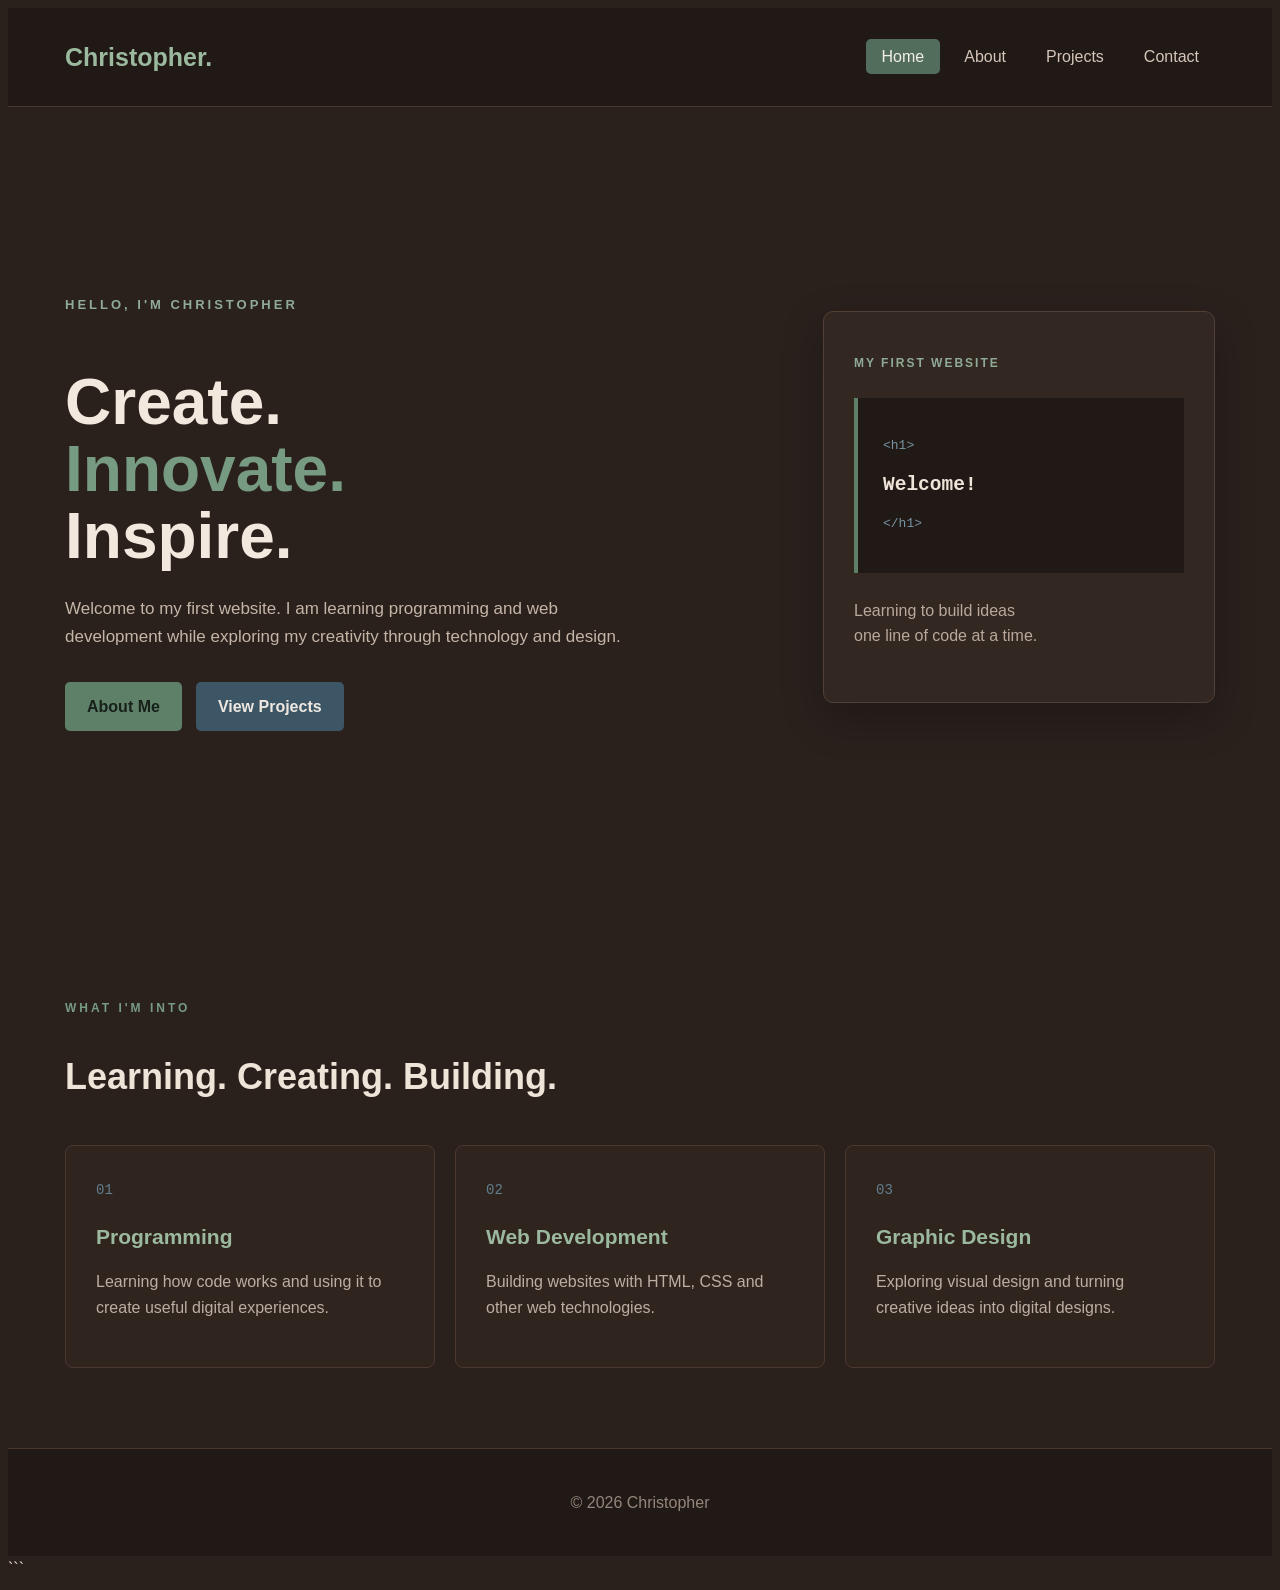
<file: index.html>
<!DOCTYPE html>
<html lang="en">
<head>
    <meta charset="UTF-8">
    <meta name="viewport" content="width=device-width, initial-scale=1.0">
    <title>Christopher | My First Website</title>
    <link rel="stylesheet" href="style.css">
</head>

<body>

    <header>
        <nav>
            <a href="index.html" class="logo">Christopher.</a>

            <ul>
                <li><a href="index.html" class="active">Home</a></li>
                <li><a href="about.html">About</a></li>
                <li><a href="projects.html">Projects</a></li>
                <li><a href="contact.html">Contact</a></li>
            </ul>
        </nav>
    </header>

    <main>

        <section class="hero">

            <div class="hero-text">
                <p class="small-title">HELLO, I'M CHRISTOPHER</p>

                <h1>
                    Create.<br>
                    <span>Innovate.</span><br>
                    Inspire.
                </h1>

                <p class="intro">
                    Welcome to my first website. I am learning
                    programming and web development while exploring
                    my creativity through technology and design.
                </p>

                <div class="buttons">
                    <a href="about.html" class="button primary">
                        About Me
                    </a>

                    <a href="projects.html" class="button secondary">
                        View Projects
                    </a>
                </div>
            </div>

            <div class="hero-card">
                <p class="card-top">MY FIRST WEBSITE</p>

                <div class="code-box">
                    <p><span>&lt;h1&gt;</span></p>
                    <h2>Welcome!</h2>
                    <p><span>&lt;/h1&gt;</span></p>
                </div>

                <p class="card-text">
                    Learning to build ideas<br>
                    one line of code at a time.
                </p>
            </div>

        </section>


        <section class="interests">

            <p class="section-label">WHAT I'M INTO</p>

            <h2>Learning. Creating. Building.</h2>

            <div class="interest-container">

                <article class="interest-card">
                    <span class="number">01</span>
                    <h3>Programming</h3>
                    <p>
                        Learning how code works and using it to
                        create useful digital experiences.
                    </p>
                </article>

                <article class="interest-card">
                    <span class="number">02</span>
                    <h3>Web Development</h3>
                    <p>
                        Building websites with HTML, CSS and
                        other web technologies.
                    </p>
                </article>

                <article class="interest-card">
                    <span class="number">03</span>
                    <h3>Graphic Design</h3>
                    <p>
                        Exploring visual design and turning
                        creative ideas into digital designs.
                    </p>
                </article>

            </div>

        </section>

    </main>


    <footer>
        <p>&copy; 2026 Christopher</p>
    </footer>

</body>
</html>
```
</file>
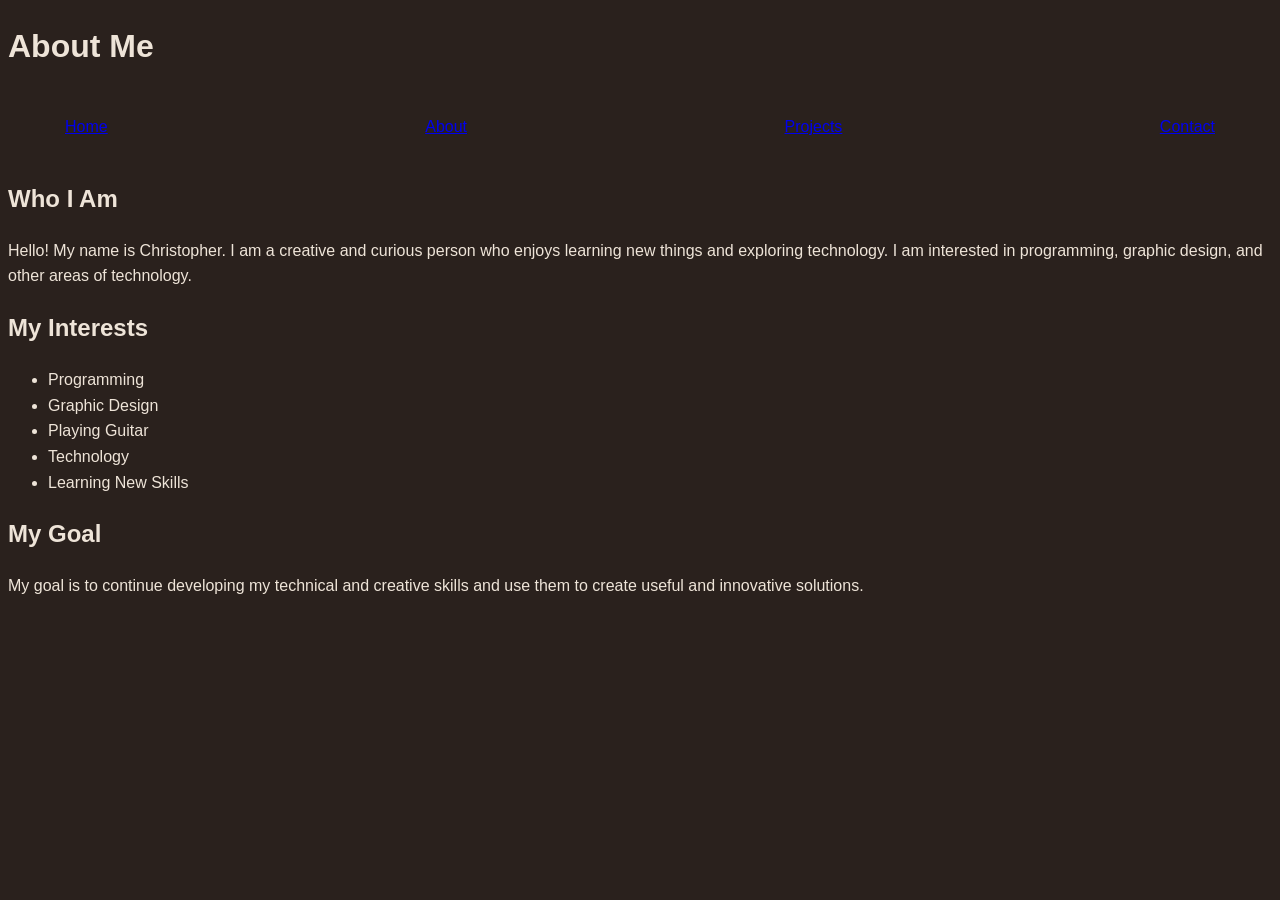
<file: about.html>
<!DOCTYPE html>
<html lang="en">

<head>
    <meta charset="UTF-8">
    <meta name="viewport" content="width=device-width, initial-scale=1.0">
    <title>About Me</title>

    <link rel="stylesheet" href="style.css">
</head>

<body>

    <h1>About Me</h1>

    <nav>
        <a href="index.html">Home</a>
        <a href="about.html">About</a>
        <a href="projects.html">Projects</a>
        <a href="contact.html">Contact</a>
    </nav>

    <h2>Who I Am</h2>

    <p>
        Hello! My name is Christopher. I am a creative and curious
        person who enjoys learning new things and exploring technology.
        I am interested in programming, graphic design, and other
        areas of technology.
    </p>

    <h2>My Interests</h2>

    <ul>
        <li>Programming</li>
        <li>Graphic Design</li>
        <li>Playing Guitar</li>
        <li>Technology</li>
        <li>Learning New Skills</li>
    </ul>

    <h2>My Goal</h2>

    <p>
        My goal is to continue developing my technical and creative
        skills and use them to create useful and innovative solutions.
    </p>

</body>

</html>
</file>
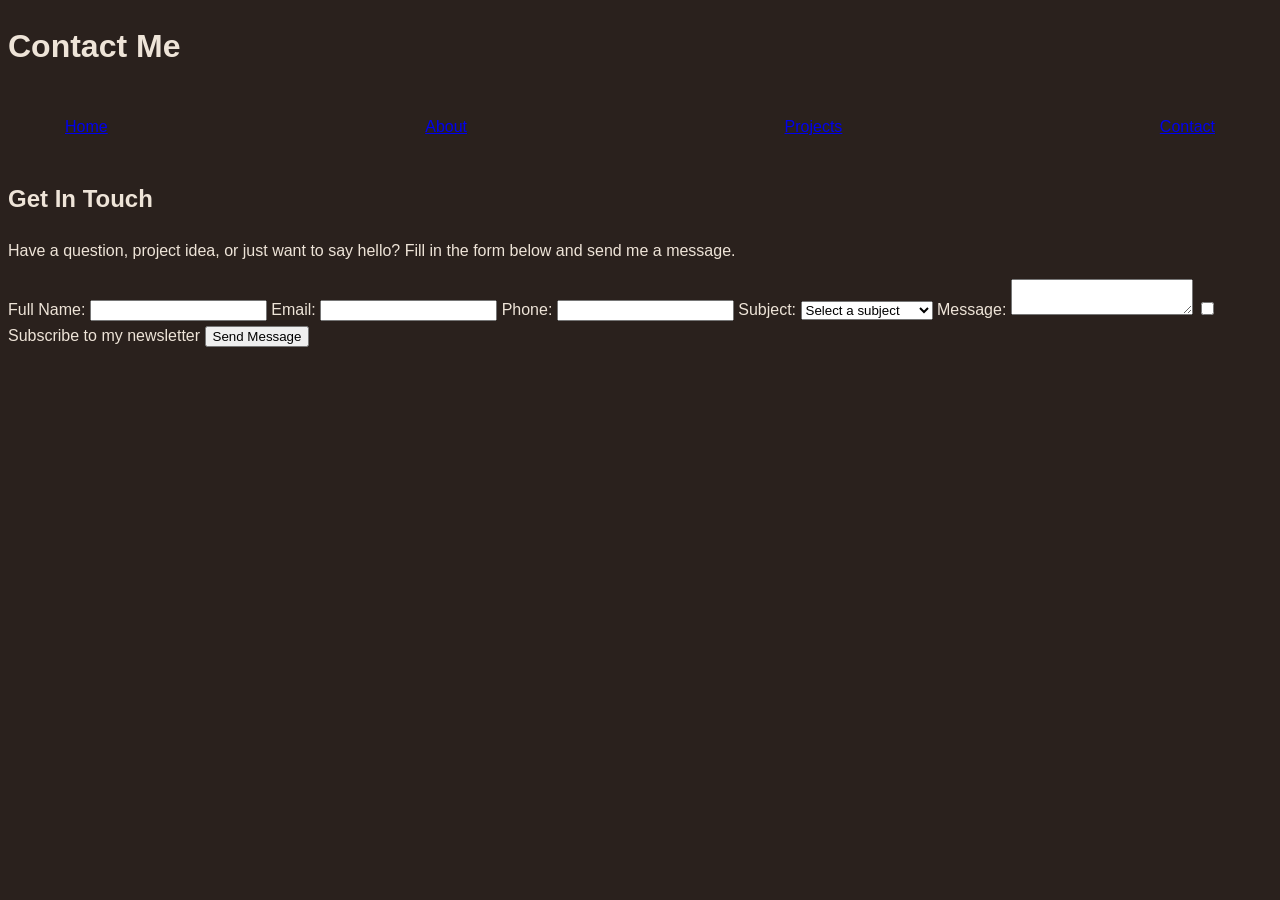
<file: contact.html>
<!DOCTYPE html>
<html lang="en">

<head>
    <meta charset="UTF-8">
    <meta name="viewport" content="width=device-width, initial-scale=1.0">
    <title>Contact Me</title>

    <link rel="stylesheet" href="style.css">
</head>

<body>

    <h1>Contact Me</h1>

    <nav>
        <a href="index.html">Home</a>
        <a href="about.html">About</a>
        <a href="projects.html">Projects</a>
        <a href="contact.html">Contact</a>
    </nav>

    <h2>Get In Touch</h2>

    <p>
        Have a question, project idea, or just want to say hello?
        Fill in the form below and send me a message.
    </p>

    <form action="#" method="post">

        <label for="name">Full Name:</label>
        <input
            type="text"
            id="name"
            name="name"
            required
        >

        <label for="email">Email:</label>
        <input
            type="email"
            id="email"
            name="email"
            required
        >

        <label for="phone">Phone:</label>
        <input
            type="tel"
            id="phone"
            name="phone"
        >

        <label for="subject">Subject:</label>
        <select id="subject" name="subject" required>
            <option value="">Select a subject</option>
            <option value="general">General Inquiry</option>
            <option value="project">Project Discussion</option>
            <option value="feedback">Feedback</option>
        </select>

        <label for="message">Message:</label>
        <textarea
            id="message"
            name="message"
            minlength="50"
            required
        ></textarea>

        <label>
            <input
                type="checkbox"
                name="newsletter"
            >
            Subscribe to my newsletter
        </label>

        <button type="submit">Send Message</button>

    </form>

</body>

</html>
</file>
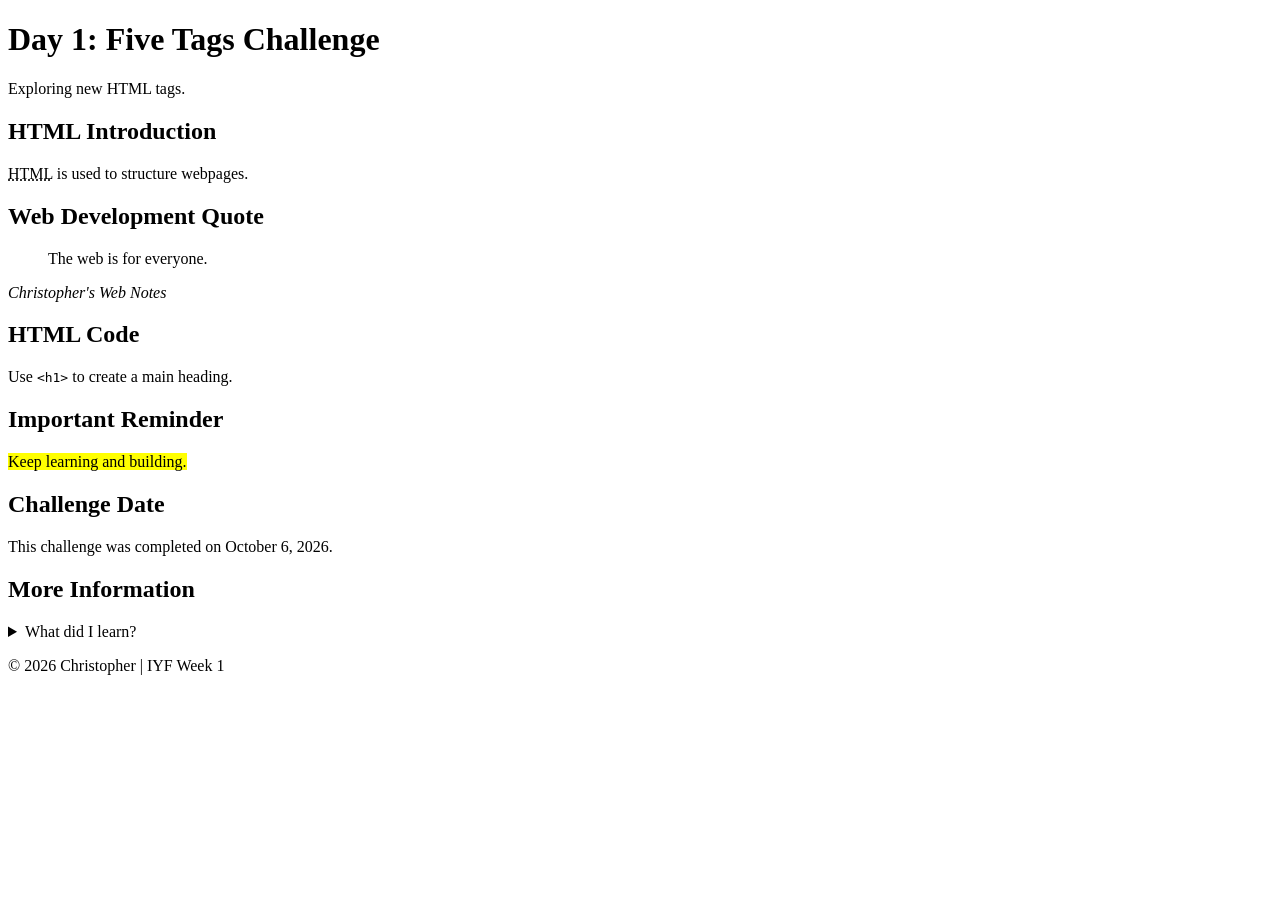
<file: day1.html>
<!DOCTYPE html>
<html lang="en">
<head>
    <meta charset="UTF-8">
    <meta name="viewport" content="width=device-width, initial-scale=1.0">
    <title>Day 1 - Five Tags Challenge</title>
</head>
<body>

    <header>
        <h1>Day 1: Five Tags Challenge</h1>
        <p>Exploring new HTML tags.</p>
    </header>

    <main>

        <section>
            <h2>HTML Introduction</h2>

            <p>
                <abbr title="HyperText Markup Language">HTML</abbr>
                is used to structure webpages.
            </p>
        </section>

        <section>
            <h2>Web Development Quote</h2>

            <blockquote>
                The web is for everyone.
            </blockquote>

            <p><cite>Christopher's Web Notes</cite></p>
        </section>

        <section>
            <h2>HTML Code</h2>

            <p>
                Use <code>&lt;h1&gt;</code> to create a main heading.
            </p>
        </section>

        <section>
            <h2>Important Reminder</h2>

            <p>
                <mark>Keep learning and building.</mark>
            </p>
        </section>

        <section>
            <h2>Challenge Date</h2>

            <p>
                This challenge was completed on
                <time datetime="2026-10-06">October 6, 2026</time>.
            </p>
        </section>

        <section>
            <h2>More Information</h2>

            <details>
                <summary>What did I learn?</summary>
                <p>
                    I learned how to use different HTML tags to add
                    meaning and structure to a webpage.
                </p>
            </details>
        </section>

    </main>

    <footer>
        <p>&copy; 2026 Christopher | IYF Week 1</p>
    </footer>

</body>
</html>
</file>
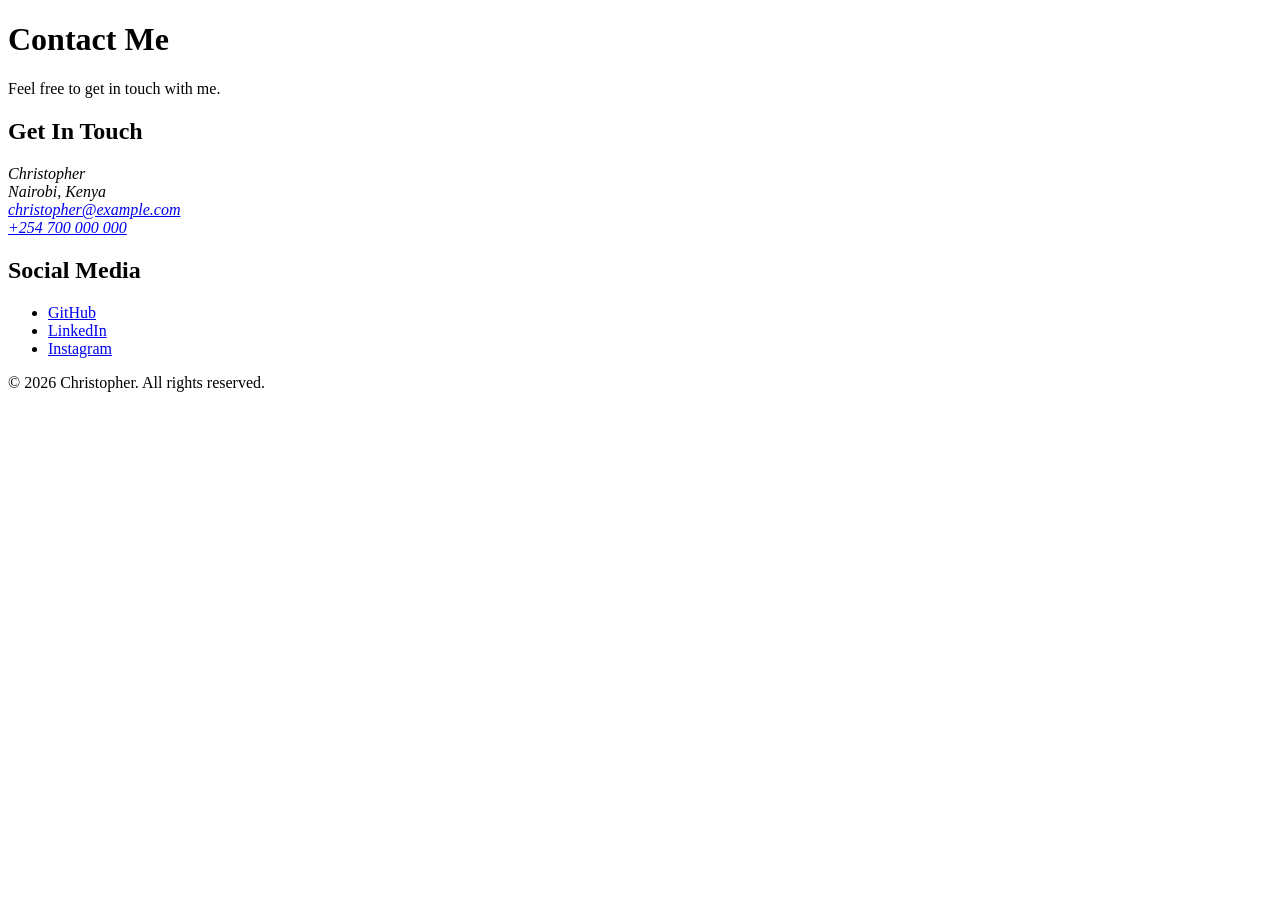
<file: day3.html>
<!DOCTYPE html>
<html lang="en">
<head>
    <meta charset="UTF-8">
    <meta name="viewport" content="width=device-width, initial-scale=1.0">
    <title>Contact Me</title>
</head>
<body>

    <header>
        <h1>Contact Me</h1>
        <p>Feel free to get in touch with me.</p>
    </header>

    <main>
        <section>
            <h2>Get In Touch</h2>

            <address>
                Christopher<br>
                Nairobi, Kenya<br>
                <a href="mailto:christopher@example.com">christopher@example.com</a><br>
                <a href="tel:+254700000000">+254 700 000 000</a>
            </address>
        </section>

        <section>
            <h2>Social Media</h2>

            <ul>
                <li><a href="https://github.com/">GitHub</a></li>
                <li><a href="https://www.linkedin.com/">LinkedIn</a></li>
                <li><a href="https://www.instagram.com/">Instagram</a></li>
            </ul>
        </section>
    </main>

    <footer>
        <p>&copy; 2026 Christopher. All rights reserved.</p>
    </footer>

</body>
</html>
</file>
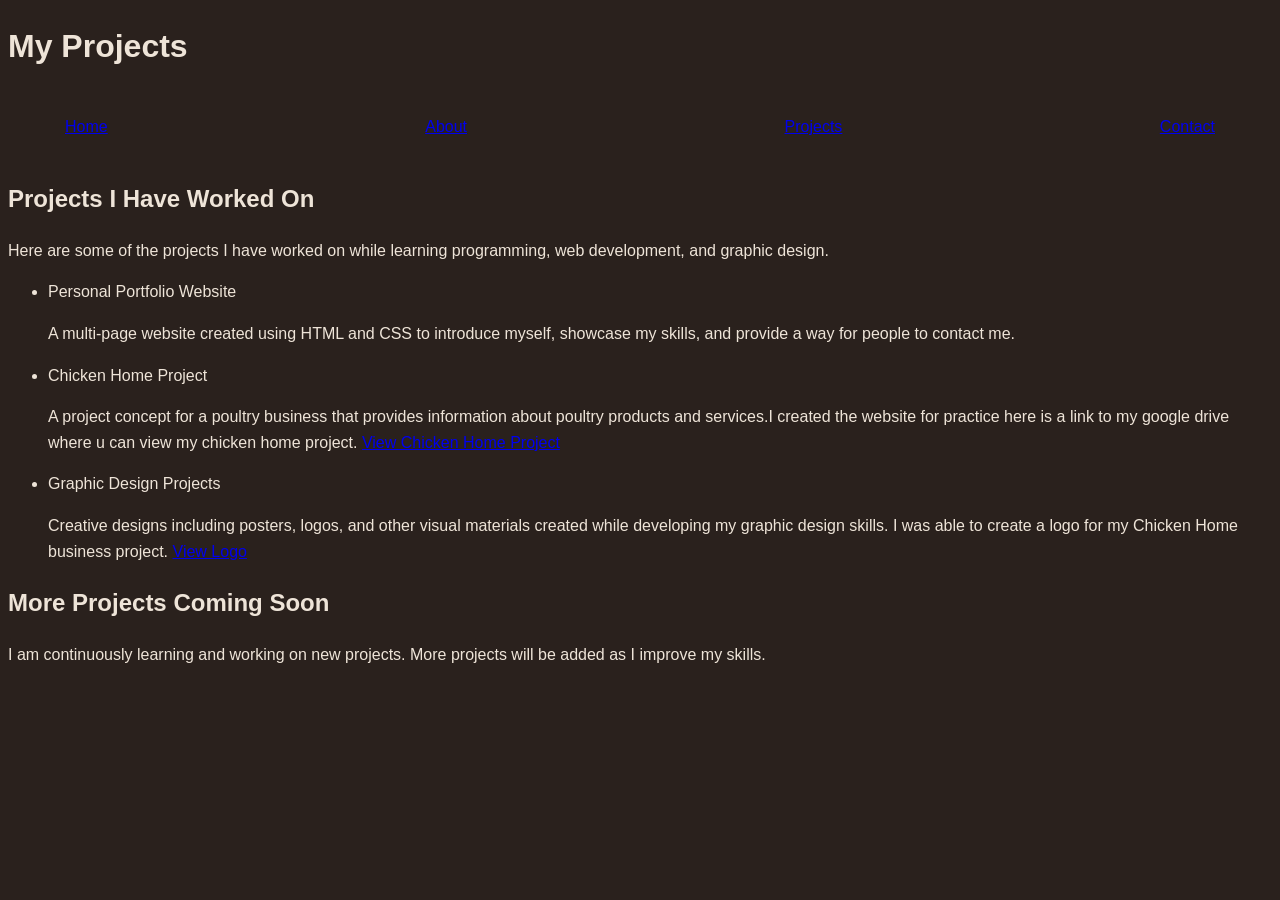
<file: projects.html>
<!DOCTYPE html>
<html lang="en">

<head>
    <meta charset="UTF-8">
    <meta name="viewport" content="width=device-width, initial-scale=1.0">
    <title>My Projects</title>

    <link rel="stylesheet" href="style.css">
</head>

<body>

    <h1>My Projects</h1>

    <nav>
        <a href="index.html">Home</a>
        <a href="about.html">About</a>
        <a href="projects.html">Projects</a>
        <a href="contact.html">Contact</a>
    </nav>

    <h2>Projects I Have Worked On</h2>

    <p>
        Here are some of the projects I have worked on while learning
        programming, web development, and graphic design.
    </p>

    <ul>
        <li>
            Personal Portfolio Website
            <p>
                A multi-page website created using HTML and CSS
                to introduce myself, showcase my skills, and provide
                a way for people to contact me.
            </p>
        </li>

        <li>
            Chicken Home Project
            <p>
                A project concept for a poultry business that provides
                information about poultry products and services.I created the website for practice here is a link to my google drive where u can view my chicken home project.
                <a href="https://drive.google.com/drive/folders/1yDU-b8Wj8dvJOr53Er8Vtl83GUj3W2Cx" target="_blank">View Chicken Home Project</a>
            </p>
        </li>

        <li>
            Graphic Design Projects
            <p>
                Creative designs including posters, logos, and other
                visual materials created while developing my graphic
                design skills. I was able to create a logo for my Chicken Home business project.
                <a href="https://drive.google.com/file/d/17DYTvbczfKuXiLN-H_p2rpMtPMvuShQ2/view?usp=sharing">View Logo</a>
            </p>
        </li>
    </ul>

    <h2>More Projects Coming Soon</h2>

    <p>
        I am continuously learning and working on new projects.
        More projects will be added as I improve my skills.
    </p>

</body>

</html>
</file>
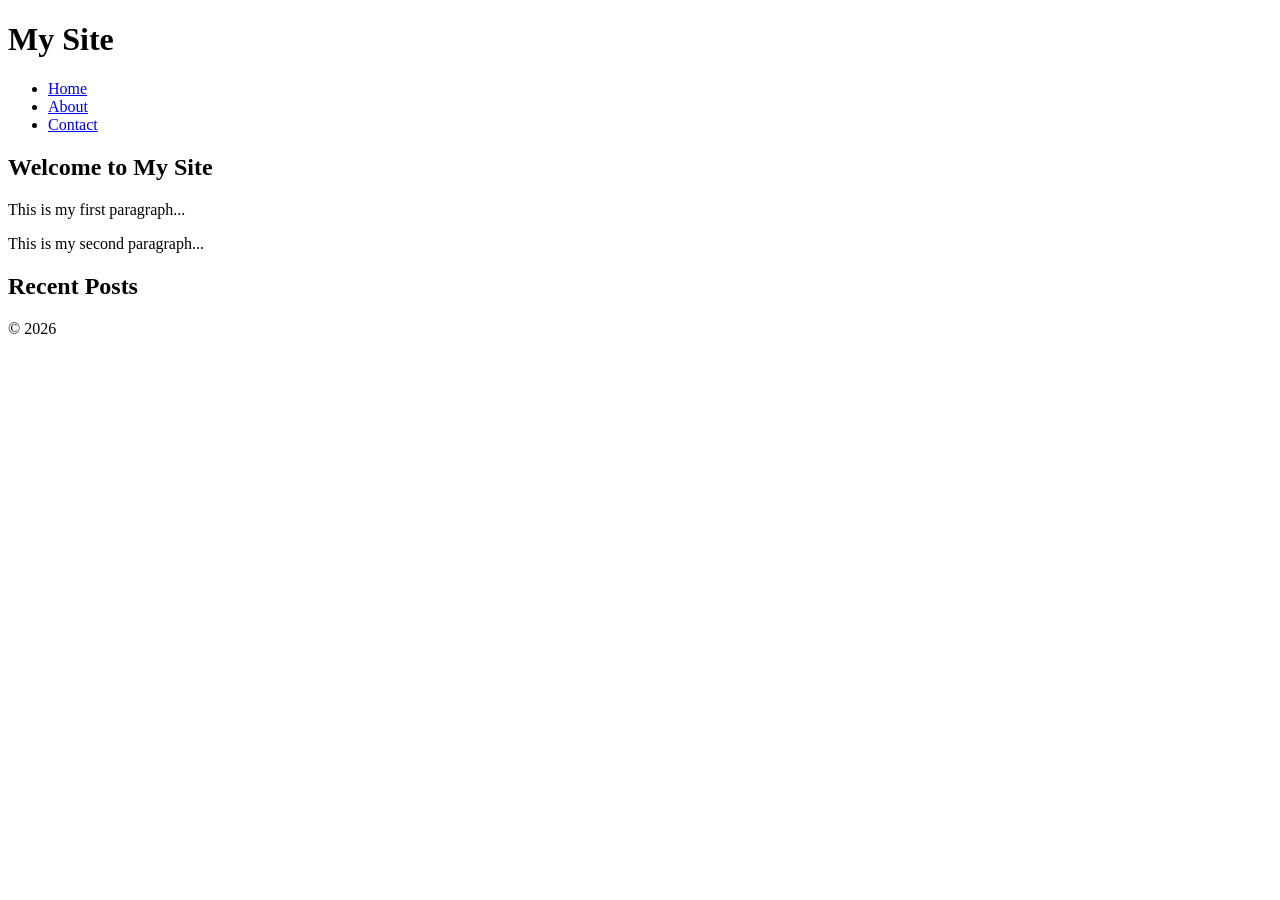
<file: semantic-conversion.html>
<!DOCTYPE html>
<html lang="en">
<head>
    <meta charset="UTF-8">
    <meta name="viewport" content="width=device-width, initial-scale=1.0">
    <title>My Site</title>
</head>
<body>

    <header>
        <h1>My Site</h1>

        <nav>
            <ul>
                <li><a href="#">Home</a></li>
                <li><a href="#">About</a></li>
                <li><a href="#">Contact</a></li>
            </ul>
        </nav>
    </header>

    <main>
        <article>
            <h2>Welcome to My Site</h2>

            <p>This is my first paragraph...</p>
            <p>This is my second paragraph...</p>
        </article>

        <aside>
            <h2>Recent Posts</h2>
        </aside>
    </main>

    <footer>
        <p>© 2026</p>
    </footer>

</body>
</html>
</file>
<file: style.css>
```css
* {
    margin: 0;
    padding: 0;
    box-sizing: border-box;
}

body {
    font-family: Arial, sans-serif;
    background: #2a211d;
    color: #eee4d8;
    line-height: 1.6;
}


/* Navigation */

header {
    background: #211916;
    border-bottom: 1px solid #49372e;
}

nav {
    max-width: 1150px;
    margin: auto;
    padding: 20px 30px;

    display: flex;
    justify-content: space-between;
    align-items: center;
}

.logo {
    color: #9bb99e;
    text-decoration: none;
    font-size: 25px;
    font-weight: bold;
}

nav ul {
    display: flex;
    list-style: none;
    gap: 8px;
}

nav ul a {
    color: #d5c6b9;
    text-decoration: none;
    padding: 9px 16px;
    border-radius: 5px;

    transition: 0.3s;
}

nav ul a:hover,
nav ul a.active {
    background: #526d5b;
    color: #f4eee8;
}


/* Hero */

.hero {
    max-width: 1150px;
    min-height: 620px;
    margin: auto;
    padding: 90px 30px;

    display: flex;
    align-items: center;
    justify-content: space-between;
    gap: 70px;
}

.hero-text {
    max-width: 650px;
}

.small-title {
    color: #8faa96;
    font-size: 13px;
    font-weight: bold;
    letter-spacing: 3px;
    margin-bottom: 20px;
}

.hero h1 {
    font-size: 64px;
    line-height: 1.05;
    color: #f2e8dd;
    margin-bottom: 25px;
}

.hero h1 span {
    color: #779b82;
}

.intro {
    max-width: 590px;
    color: #c5b5a7;
    font-size: 17px;
}


/* Buttons */

.buttons {
    display: flex;
    gap: 14px;
    margin-top: 32px;
}

.button {
    text-decoration: none;
    padding: 12px 22px;
    border-radius: 5px;
    font-weight: bold;

    transition: 0.3s;
}

.primary {
    background: #5f8068;
    color: #172019;
}

.secondary {
    background: #3d5665;
    color: #eee8e1;
}

.button:hover {
    transform: translateY(-3px);
    opacity: 0.9;
}


/* Hero card */

.hero-card {
    width: 330px;
    min-height: 330px;

    padding: 30px;

    background: #332721;
    border: 1px solid #514037;
    border-radius: 10px;

    box-shadow: 0 15px 40px rgba(0, 0, 0, 0.25);
}

.card-top {
    color: #8faa96;
    font-size: 12px;
    font-weight: bold;
    letter-spacing: 2px;
    margin-bottom: 25px;
}

.code-box {
    background: #211916;
    border-left: 4px solid #5f8068;
    padding: 25px;
    margin-bottom: 25px;
}

.code-box p {
    color: #7794a3;
    font-family: monospace;
}

.code-box h2 {
    color: #eee4d8;
    font-family: monospace;
    margin: 5px 0;
}

.card-text {
    color: #b9a99c;
}


/* Interests */

.interests {
    max-width: 1150px;
    margin: auto;
    padding: 80px 30px;
}

.section-label {
    color: #779b82;
    font-size: 12px;
    font-weight: bold;
    letter-spacing: 3px;
    margin-bottom: 10px;
}

.interests h2 {
    font-size: 36px;
    color: #eee4d8;
    margin-bottom: 40px;
}

.interest-container {
    display: flex;
    gap: 20px;
}

.interest-card {
    flex: 1;
    background: #30241f;
    border: 1px solid #4b3930;
    border-radius: 8px;
    padding: 30px;

    transition: 0.3s;
}

.interest-card:hover {
    transform: translateY(-5px);
    border-color: #6f9179;
}

.number {
    color: #617f8e;
    font-family: monospace;
    font-size: 14px;
}

.interest-card h3 {
    color: #9bb99e;
    font-size: 21px;
    margin: 18px 0 12px;
}

.interest-card p {
    color: #bcaea2;
}


/* Footer */

footer {
    background: #211916;
    border-top: 1px solid #49372e;
    text-align: center;
    padding: 25px;
    color: #95867b;
}


/* Mobile */

@media (max-width: 800px) {

    nav {
        flex-direction: column;
        gap: 18px;
    }

    nav ul {
        flex-wrap: wrap;
        justify-content: center;
    }

    .hero {
        flex-direction: column;
        text-align: center;
        padding-top: 70px;
    }

    .hero h1 {
        font-size: 48px;
    }

    .intro {
        margin: auto;
    }

    .buttons {
        justify-content: center;
        flex-wrap: wrap;
    }

    .hero-card {
        width: 100%;
        max-width: 400px;
    }

    .interest-container {
        flex-direction: column;
    }

    .section-label {
        text-align: center;
    }

    .interests h2 {
        text-align: center;
    }
}
```
v
</file>
